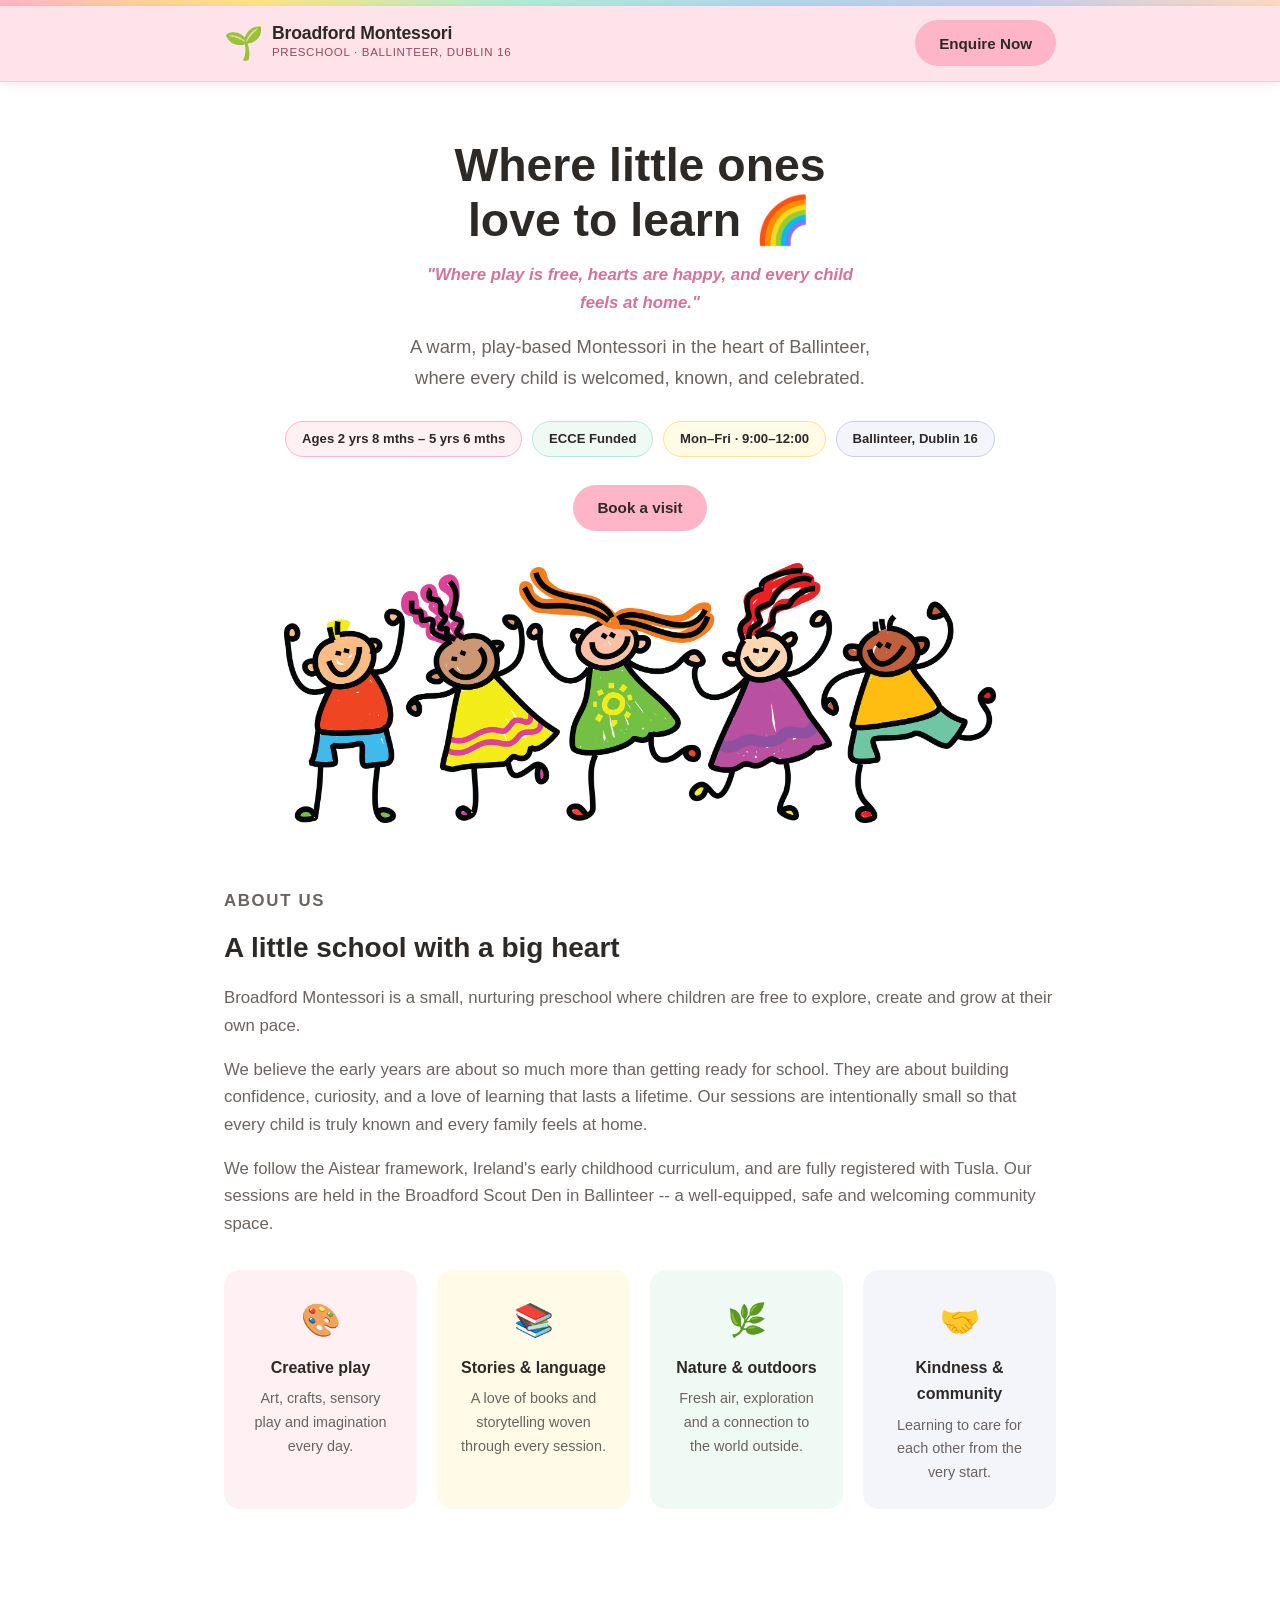
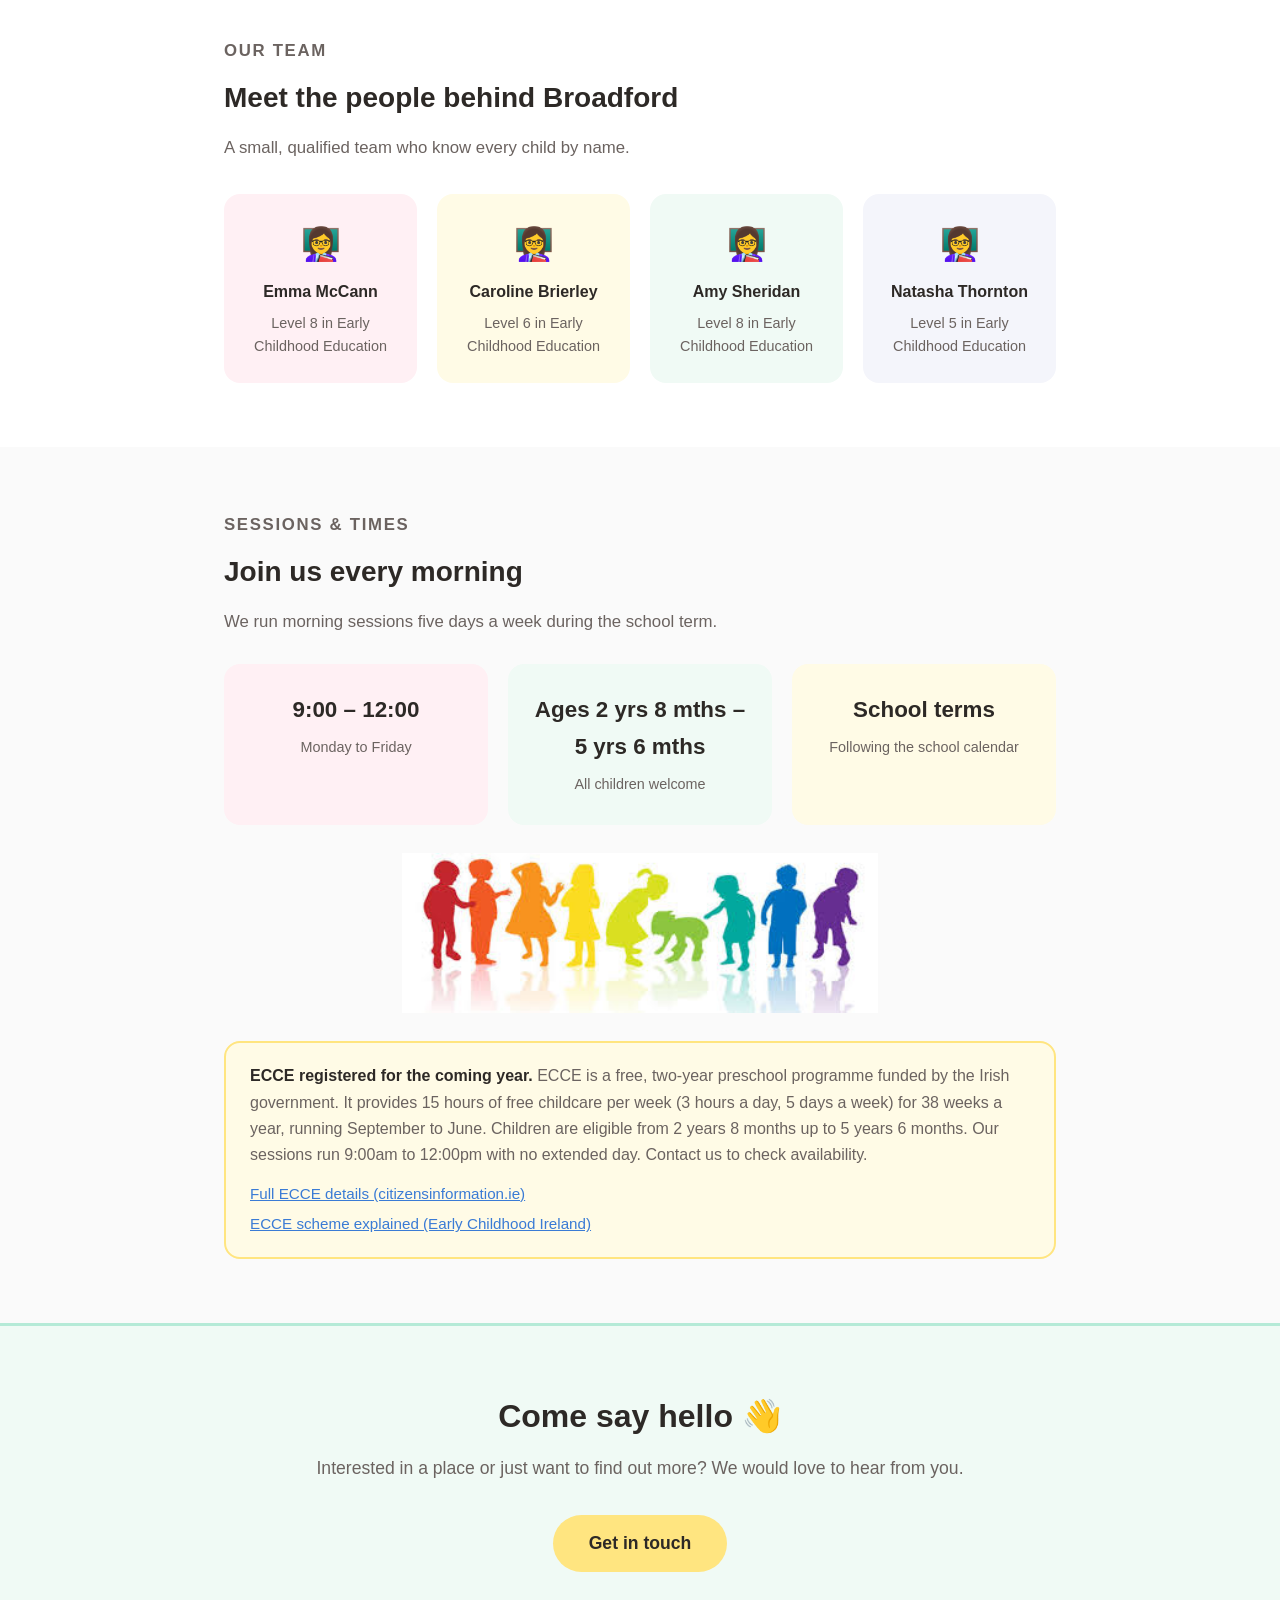
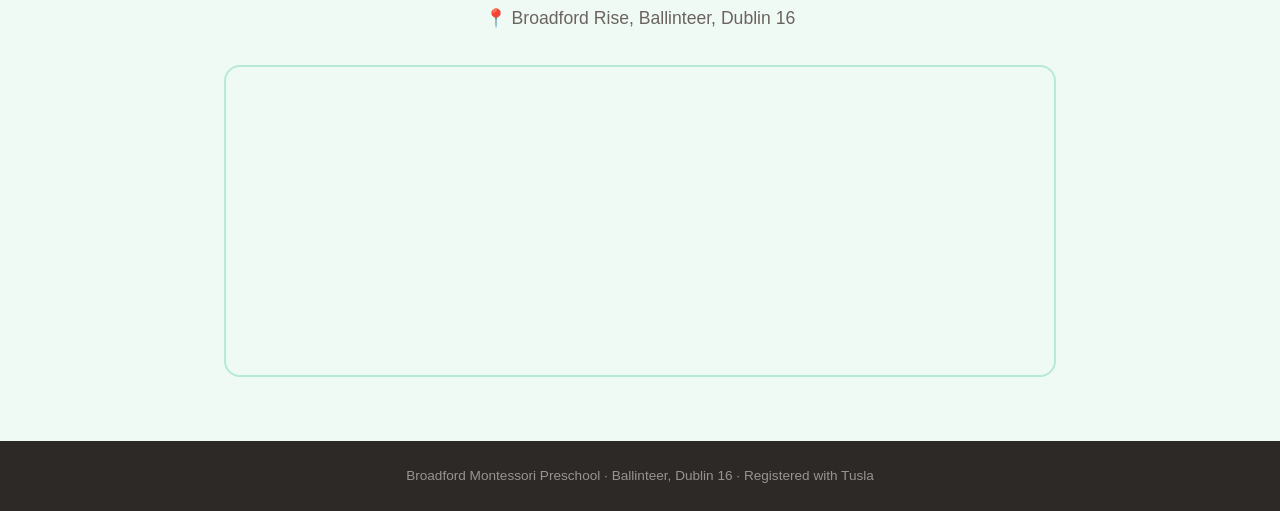
<file: index.html>
<!DOCTYPE html>
<html lang="en">
<head>
  <meta charset="UTF-8">
  <meta name="viewport" content="width=device-width, initial-scale=1.0">
  <title>Broadford Montessori Preschool | Play-Based Early Learning in Ballinteer, Dublin 16</title>
  <meta name="description" content="Broadford Montessori Preschool offers play-based early learning for children aged 2 years 8 months to 5 years 6 months in Ballinteer, Dublin 16. ECCE funded. Morning sessions 9:00am–12:00pm.">
  <link rel="stylesheet" href="styles.css">
  <meta property="og:type" content="website">
  <meta property="og:site_name" content="Broadford Montessori Preschool">
  <meta property="og:title" content="Broadford Montessori Preschool | Play-Based Early Learning in Ballinteer">
  <meta property="og:description" content="Play-based early learning for children aged 2 years 8 months to 5 years 6 months in Ballinteer, Dublin 16. ECCE funded. Morning sessions 9:00am–12:00pm.">
  <meta property="og:url" content="https://broadfordmontessori.ie">
  <meta name="twitter:card" content="summary_large_image">
</head>
<body>

  <div class="rainbow-bar"></div>

  <header class="site-header">
    <div class="container header-inner">
      <a href="#" class="logo-link" aria-label="Broadford Montessori, home">
        <span class="logo-icon" aria-hidden="true">🌱</span>
        <span class="logo-text">
          <span class="logo-title">Broadford Montessori</span>
          <span class="logo-sub">Preschool · Ballinteer, Dublin 16</span>
        </span>
      </a>
      <a href="#contact" class="btn btn-pink header-cta">Enquire Now</a>
    </div>
  </header>

  <section class="hero">
    <div class="container">
      <div class="hero-text">
        <h1>Where little ones<br>love to learn 🌈</h1>
        <p class="tagline">"Where play is free, hearts are happy, and every child feels at home."</p>
        <p>A warm, play-based Montessori in the heart of Ballinteer, where every child is welcomed, known, and celebrated.</p>
        <div class="hero-badges">
          <span class="badge badge-pink">Ages 2 yrs 8 mths – 5 yrs 6 mths</span>
          <span class="badge badge-mint">ECCE Funded</span>
          <span class="badge badge-yellow">Mon–Fri · 9:00–12:00</span>
          <span class="badge badge-lav">Ballinteer, Dublin 16</span>
        </div>
        <a href="#contact" class="btn btn-pink">Book a visit</a>
      </div>
    </div>
    <img src="assets/images/Kids_cartoon.jpg" alt="Joyful children" class="hero-image" aria-hidden="true">
  </section>

  <section class="section" id="about">
    <div class="container">
      <p class="section-label">About us</p>
      <h2 class="section-title">A little school with a big heart</h2>
      <p class="lead">Broadford Montessori is a small, nurturing preschool where children are free to explore, create and grow at their own pace.</p>
      <p>We believe the early years are about so much more than getting ready for school. They are about building confidence, curiosity, and a love of learning that lasts a lifetime. Our sessions are intentionally small so that every child is truly known and every family feels at home.</p>
      <p>We follow the Aistear framework, Ireland's early childhood curriculum, and are fully registered with Tusla. Our sessions are held in the Broadford Scout Den in Ballinteer -- a well-equipped, safe and welcoming community space.</p>

      <div class="pillars">
        <div class="pillar">
          <div class="pillar-icon">🎨</div>
          <h3>Creative play</h3>
          <p>Art, crafts, sensory play and imagination every day.</p>
        </div>
        <div class="pillar">
          <div class="pillar-icon">📚</div>
          <h3>Stories &amp; language</h3>
          <p>A love of books and storytelling woven through every session.</p>
        </div>
        <div class="pillar">
          <div class="pillar-icon">🌿</div>
          <h3>Nature &amp; outdoors</h3>
          <p>Fresh air, exploration and a connection to the world outside.</p>
        </div>
        <div class="pillar">
          <div class="pillar-icon">🤝</div>
          <h3>Kindness &amp; community</h3>
          <p>Learning to care for each other from the very start.</p>
        </div>
      </div>
    </div>
  </section>

  <section class="section" id="team">
    <div class="container">
      <p class="section-label">Our team</p>
      <h2 class="section-title">Meet the people behind Broadford</h2>
      <p class="lead">A small, qualified team who know every child by name.</p>

      <div class="pillars">
        <div class="pillar">
          <div class="pillar-icon">👩‍🏫</div>
          <h3>Emma McCann</h3>
          <p>Level 8 in Early Childhood Education</p>
        </div>
        <div class="pillar">
          <div class="pillar-icon">👩‍🏫</div>
          <h3>Caroline Brierley</h3>
          <p>Level 6 in Early Childhood Education</p>
        </div>
        <div class="pillar">
          <div class="pillar-icon">👩‍🏫</div>
          <h3>Amy Sheridan</h3>
          <p>Level 8 in Early Childhood Education</p>
        </div>
        <div class="pillar">
          <div class="pillar-icon">👩‍🏫</div>
          <h3>Natasha Thornton</h3>
          <p>Level 5 in Early Childhood Education</p>
        </div>
      </div>
    </div>
  </section>

  <section class="section" style="background:#fafafa;" id="sessions">
    <div class="container">
      <p class="section-label">Sessions &amp; times</p>
      <h2 class="section-title">Join us every morning</h2>
      <p>We run morning sessions five days a week during the school term.</p>

      <div class="sessions-row">
        <div class="session-card pink">
          <span class="time">9:00 – 12:00</span>
          <span class="label">Monday to Friday</span>
        </div>
        <div class="session-card mint">
          <span class="time">Ages 2 yrs 8 mths – 5 yrs 6 mths</span>
          <span class="label">All children welcome</span>
        </div>
        <div class="session-card yellow">
          <span class="time">School terms</span>
          <span class="label">Following the school calendar</span>
        </div>
      </div>

      <img src="assets/images/rainbow kids.jpeg" alt="Children playing" class="sessions-image" aria-hidden="true">

      <div class="ecce-box">
        <strong>ECCE registered for the coming year.</strong> ECCE is a free, two-year preschool programme funded by the Irish government. It provides 15 hours of free childcare per week (3 hours a day, 5 days a week) for 38 weeks a year, running September to June. Children are eligible from 2 years 8 months up to 5 years 6 months. Our sessions run 9:00am to 12:00pm with no extended day. Contact us to check availability.
        <div class="ecce-links">
          <a href="https://www.citizensinformation.ie/en/education/pre-school-education-and-childcare/early-childhood-care-and-education-scheme/" target="_blank" rel="noopener">Full ECCE details (citizensinformation.ie)</a>
          <a href="https://www.earlychildhoodireland.ie/childcare-search/the-ecce-scheme/" target="_blank" rel="noopener">ECCE scheme explained (Early Childhood Ireland)</a>
        </div>
      </div>
    </div>
  </section>

  <section class="contact-section" id="contact">
    <div class="container">
      <h2>Come say hello 👋</h2>
      <p>Interested in a place or just want to find out more? We would love to hear from you.</p>
      <a href="mailto:mccannemma158@gmail.com" class="btn btn-yellow" style="font-size:1.1rem;padding:0.85rem 2.25rem;">Get in touch</a>
      <p class="contact-address">📍 Broadford Rise, Ballinteer, Dublin 16</p>
      <div class="map-shell">
        <iframe src="https://www.google.com/maps/embed?pb=!1m18!1m12!1m3!1d2385.793290486956!2d-6.259234623258485!3d53.275323272268814!2m3!1f0!2f0!3f0!3m2!1i1024!2i768!4f13.1!3m3!1m2!1s0x48670bd69d5f4431%3A0xcf101df83e568f32!2s115th%20Ballinteer%20Scout%20Group!5e0!3m2!1sen!2sie!4v1776211338834!5m2!1sen!2sie" height="300" style="border:0;width:100%;" allowfullscreen="" loading="lazy" referrerpolicy="no-referrer-when-downgrade" title="Broadford Montessori location on Google Maps"></iframe>
      </div>
    </div>
  </section>

  <footer class="site-footer">
    <div class="container">
      <p>Broadford Montessori Preschool · Ballinteer, Dublin 16 · Registered with Tusla</p>
    </div>
  </footer>

</body>
</html>
</file>
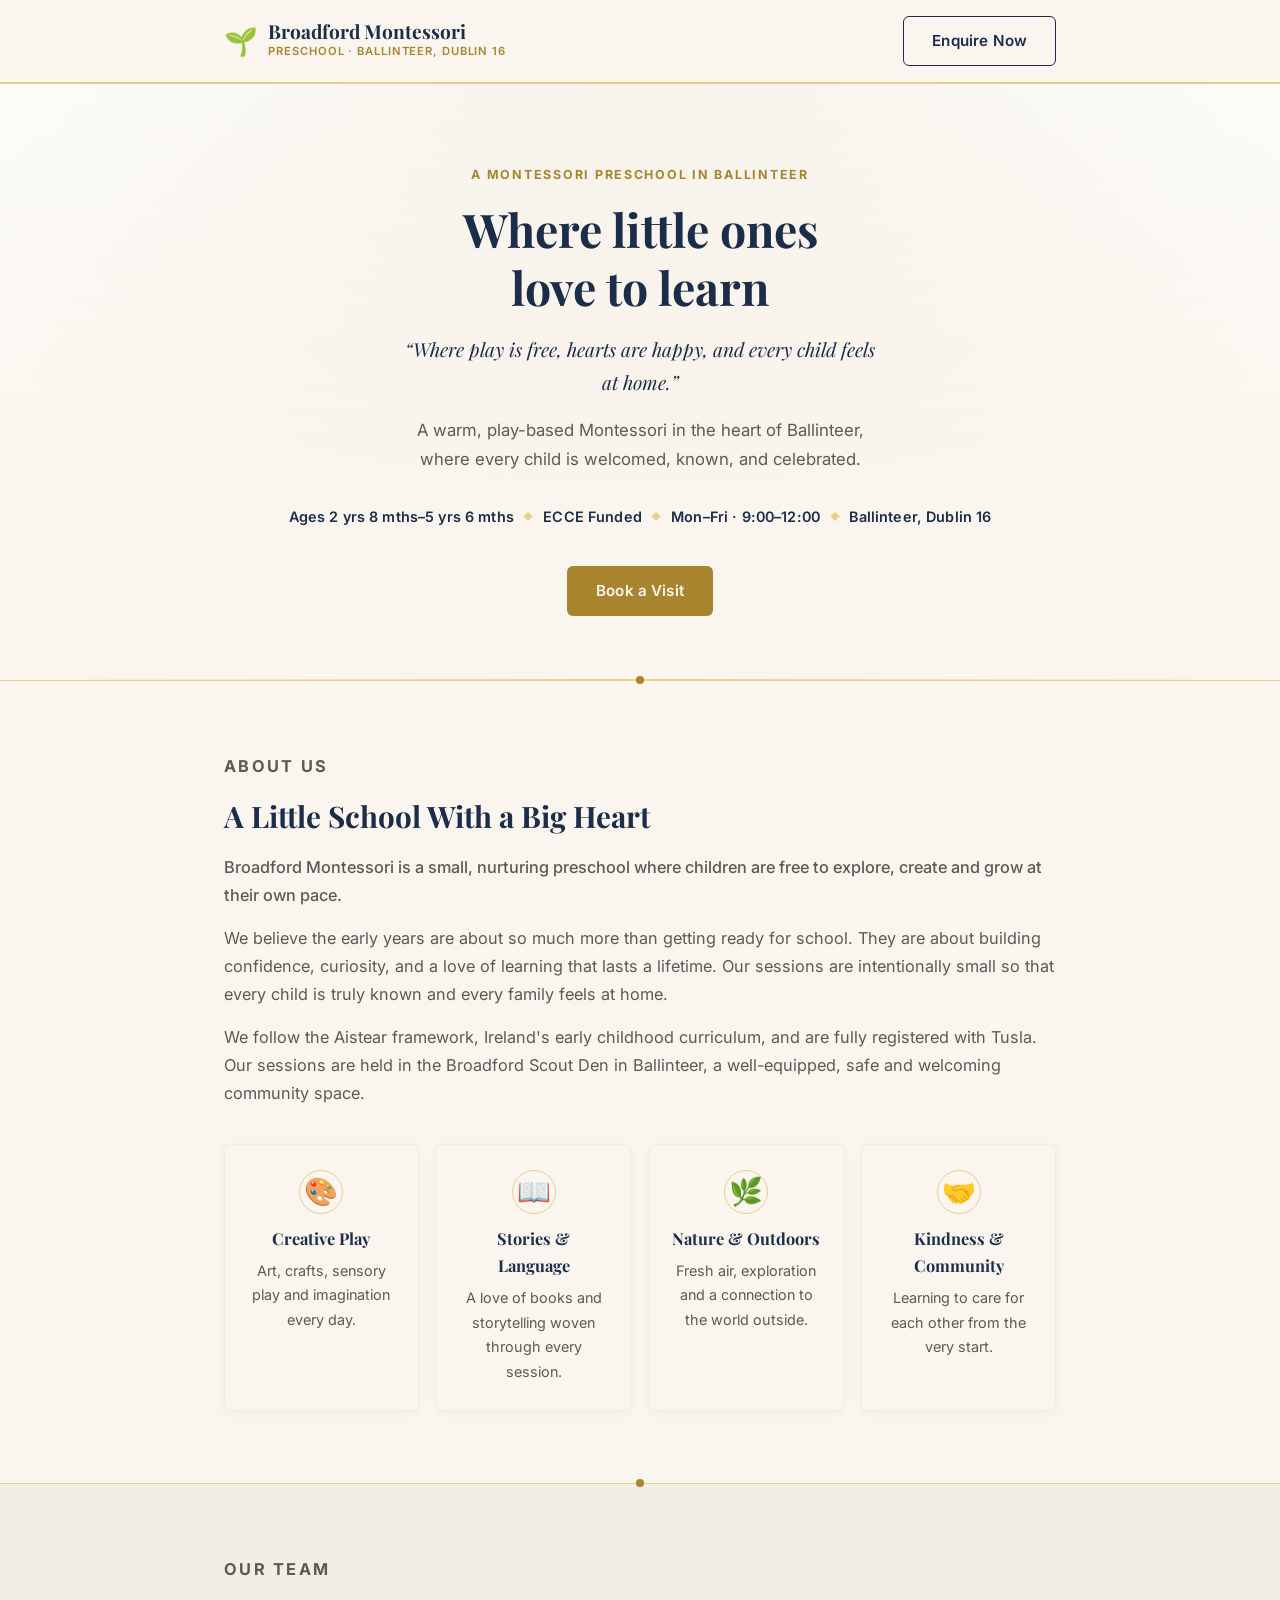
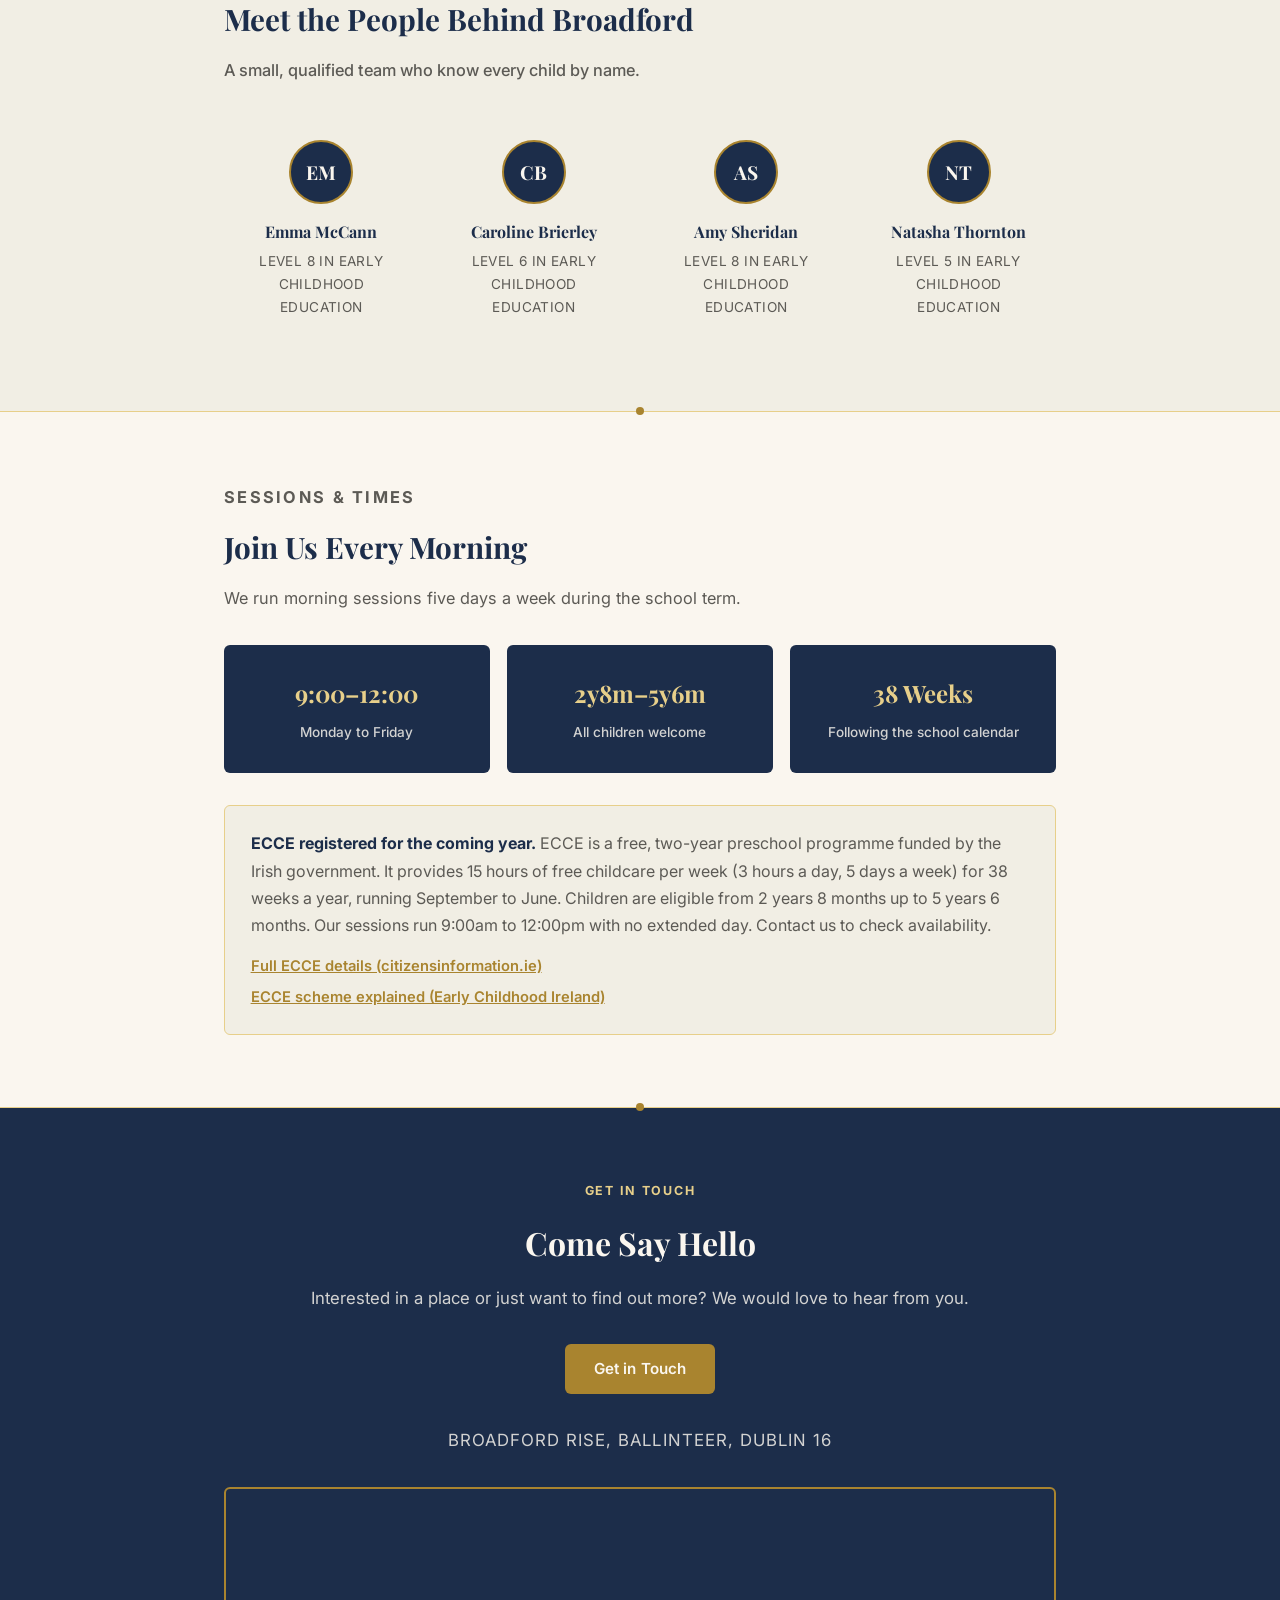
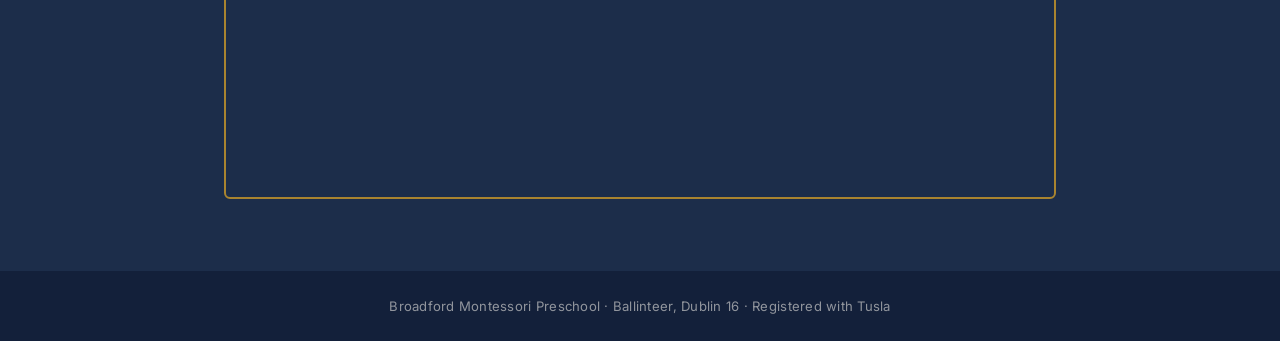
<file: classic.html>
<!DOCTYPE html>
<html lang="en">
<head>
  <meta charset="UTF-8">
  <meta name="viewport" content="width=device-width, initial-scale=1.0">
  <meta name="robots" content="noindex, nofollow">
  <title>Broadford Montessori Preschool | Ballinteer, Dublin 16</title>
  <meta name="description" content="Broadford Montessori Preschool offers play-based early learning for children aged 2 years 8 months to 5 years 6 months in Ballinteer, Dublin 16. ECCE funded. Morning sessions 9:00am–12:00pm.">
  <link rel="preconnect" href="https://fonts.googleapis.com">
  <link rel="preconnect" href="https://fonts.gstatic.com" crossorigin>
  <link href="https://fonts.googleapis.com/css2?family=Playfair+Display:wght@600;700&family=Inter:wght@400;500;600;700&display=swap" rel="stylesheet">
  <link rel="stylesheet" href="styles-classic.css">
</head>
<body>

  <header class="site-header">
    <div class="container header-inner">
      <a href="#" class="logo-link" aria-label="Broadford Montessori, home">
        <span class="logo-icon" aria-hidden="true">🌱</span>
        <span class="logo-text">
          <span class="logo-title">Broadford Montessori</span>
          <span class="logo-sub">Preschool · Ballinteer, Dublin 16</span>
        </span>
      </a>
      <a href="#contact" class="btn btn-outline header-cta">Enquire Now</a>
    </div>
  </header>

  <section class="hero">
    <div class="container">
      <p class="eyebrow">A Montessori Preschool in Ballinteer</p>
      <h1>Where little ones<br>love to learn</h1>
      <p class="tagline">&ldquo;Where play is free, hearts are happy, and every child feels at home.&rdquo;</p>
      <p class="lead-sub">A warm, play-based Montessori in the heart of Ballinteer, where every child is welcomed, known, and celebrated.</p>

      <div class="facts-row">
        <span>Ages 2 yrs 8 mths&ndash;5 yrs 6 mths</span>
        <span class="divider" aria-hidden="true">&#9670;</span>
        <span>ECCE Funded</span>
        <span class="divider" aria-hidden="true">&#9670;</span>
        <span>Mon&ndash;Fri &middot; 9:00&ndash;12:00</span>
        <span class="divider" aria-hidden="true">&#9670;</span>
        <span>Ballinteer, Dublin 16</span>
      </div>

      <a href="#contact" class="btn btn-gold">Book a Visit</a>
    </div>
  </section>

  <section class="section" id="about">
    <div class="container">
      <p class="eyebrow">About Us</p>
      <h2 class="section-title">A Little School With a Big Heart</h2>
      <p class="lead">Broadford Montessori is a small, nurturing preschool where children are free to explore, create and grow at their own pace.</p>
      <p>We believe the early years are about so much more than getting ready for school. They are about building confidence, curiosity, and a love of learning that lasts a lifetime. Our sessions are intentionally small so that every child is truly known and every family feels at home.</p>
      <p>We follow the Aistear framework, Ireland's early childhood curriculum, and are fully registered with Tusla. Our sessions are held in the Broadford Scout Den in Ballinteer, a well-equipped, safe and welcoming community space.</p>

      <div class="pillars">
        <div class="pillar">
          <div class="pillar-icon">🎨</div>
          <h3>Creative Play</h3>
          <p>Art, crafts, sensory play and imagination every day.</p>
        </div>
        <div class="pillar">
          <div class="pillar-icon">📖</div>
          <h3>Stories &amp; Language</h3>
          <p>A love of books and storytelling woven through every session.</p>
        </div>
        <div class="pillar">
          <div class="pillar-icon">🌿</div>
          <h3>Nature &amp; Outdoors</h3>
          <p>Fresh air, exploration and a connection to the world outside.</p>
        </div>
        <div class="pillar">
          <div class="pillar-icon">🤝</div>
          <h3>Kindness &amp; Community</h3>
          <p>Learning to care for each other from the very start.</p>
        </div>
      </div>
    </div>
  </section>

  <section class="section section-tint" id="team">
    <div class="container">
      <p class="eyebrow">Our Team</p>
      <h2 class="section-title">Meet the People Behind Broadford</h2>
      <p class="lead">A small, qualified team who know every child by name.</p>

      <div class="team-grid">
        <div class="team-card">
          <div class="team-avatar">EM</div>
          <h3>Emma McCann</h3>
          <p>Level 8 in Early Childhood Education</p>
        </div>
        <div class="team-card">
          <div class="team-avatar">CB</div>
          <h3>Caroline Brierley</h3>
          <p>Level 6 in Early Childhood Education</p>
        </div>
        <div class="team-card">
          <div class="team-avatar">AS</div>
          <h3>Amy Sheridan</h3>
          <p>Level 8 in Early Childhood Education</p>
        </div>
        <div class="team-card">
          <div class="team-avatar">NT</div>
          <h3>Natasha Thornton</h3>
          <p>Level 5 in Early Childhood Education</p>
        </div>
      </div>
    </div>
  </section>

  <section class="section" id="sessions">
    <div class="container">
      <p class="eyebrow">Sessions &amp; Times</p>
      <h2 class="section-title">Join Us Every Morning</h2>
      <p>We run morning sessions five days a week during the school term.</p>

      <div class="stats-row">
        <div class="stat-card">
          <span class="stat-value">9:00&ndash;12:00</span>
          <span class="stat-label">Monday to Friday</span>
        </div>
        <div class="stat-card">
          <span class="stat-value">2y8m&ndash;5y6m</span>
          <span class="stat-label">All children welcome</span>
        </div>
        <div class="stat-card">
          <span class="stat-value">38 Weeks</span>
          <span class="stat-label">Following the school calendar</span>
        </div>
      </div>

      <div class="ecce-box">
        <strong>ECCE registered for the coming year.</strong> ECCE is a free, two-year preschool programme funded by the Irish government. It provides 15 hours of free childcare per week (3 hours a day, 5 days a week) for 38 weeks a year, running September to June. Children are eligible from 2 years 8 months up to 5 years 6 months. Our sessions run 9:00am to 12:00pm with no extended day. Contact us to check availability.
        <div class="ecce-links">
          <a href="https://www.citizensinformation.ie/en/education/pre-school-education-and-childcare/early-childhood-care-and-education-scheme/" target="_blank" rel="noopener">Full ECCE details (citizensinformation.ie)</a>
          <a href="https://www.earlychildhoodireland.ie/childcare-search/the-ecce-scheme/" target="_blank" rel="noopener">ECCE scheme explained (Early Childhood Ireland)</a>
        </div>
      </div>
    </div>
  </section>

  <section class="contact-section" id="contact">
    <div class="container">
      <p class="eyebrow eyebrow-light">Get In Touch</p>
      <h2>Come Say Hello</h2>
      <p>Interested in a place or just want to find out more? We would love to hear from you.</p>
      <a href="mailto:mccannemma158@gmail.com" class="btn btn-gold">Get in Touch</a>
      <p class="contact-address">Broadford Rise, Ballinteer, Dublin 16</p>
      <div class="map-shell">
        <iframe src="https://www.google.com/maps/embed?pb=!1m18!1m12!1m3!1d2385.793290486956!2d-6.259234623258485!3d53.275323272268814!2m3!1f0!2f0!3f0!3m2!1i1024!2i768!4f13.1!3m3!1m2!1s0x48670bd69d5f4431%3A0xcf101df83e568f32!2s115th%20Ballinteer%20Scout%20Group!5e0!3m2!1sen!2sie!4v1776211338834!5m2!1sen!2sie" height="300" style="border:0;width:100%;" allowfullscreen="" loading="lazy" referrerpolicy="no-referrer-when-downgrade" title="Broadford Montessori location on Google Maps"></iframe>
      </div>
    </div>
  </section>

  <footer class="site-footer">
    <div class="container">
      <p>Broadford Montessori Preschool &middot; Ballinteer, Dublin 16 &middot; Registered with Tusla</p>
    </div>
  </footer>

</body>
</html>
</file>
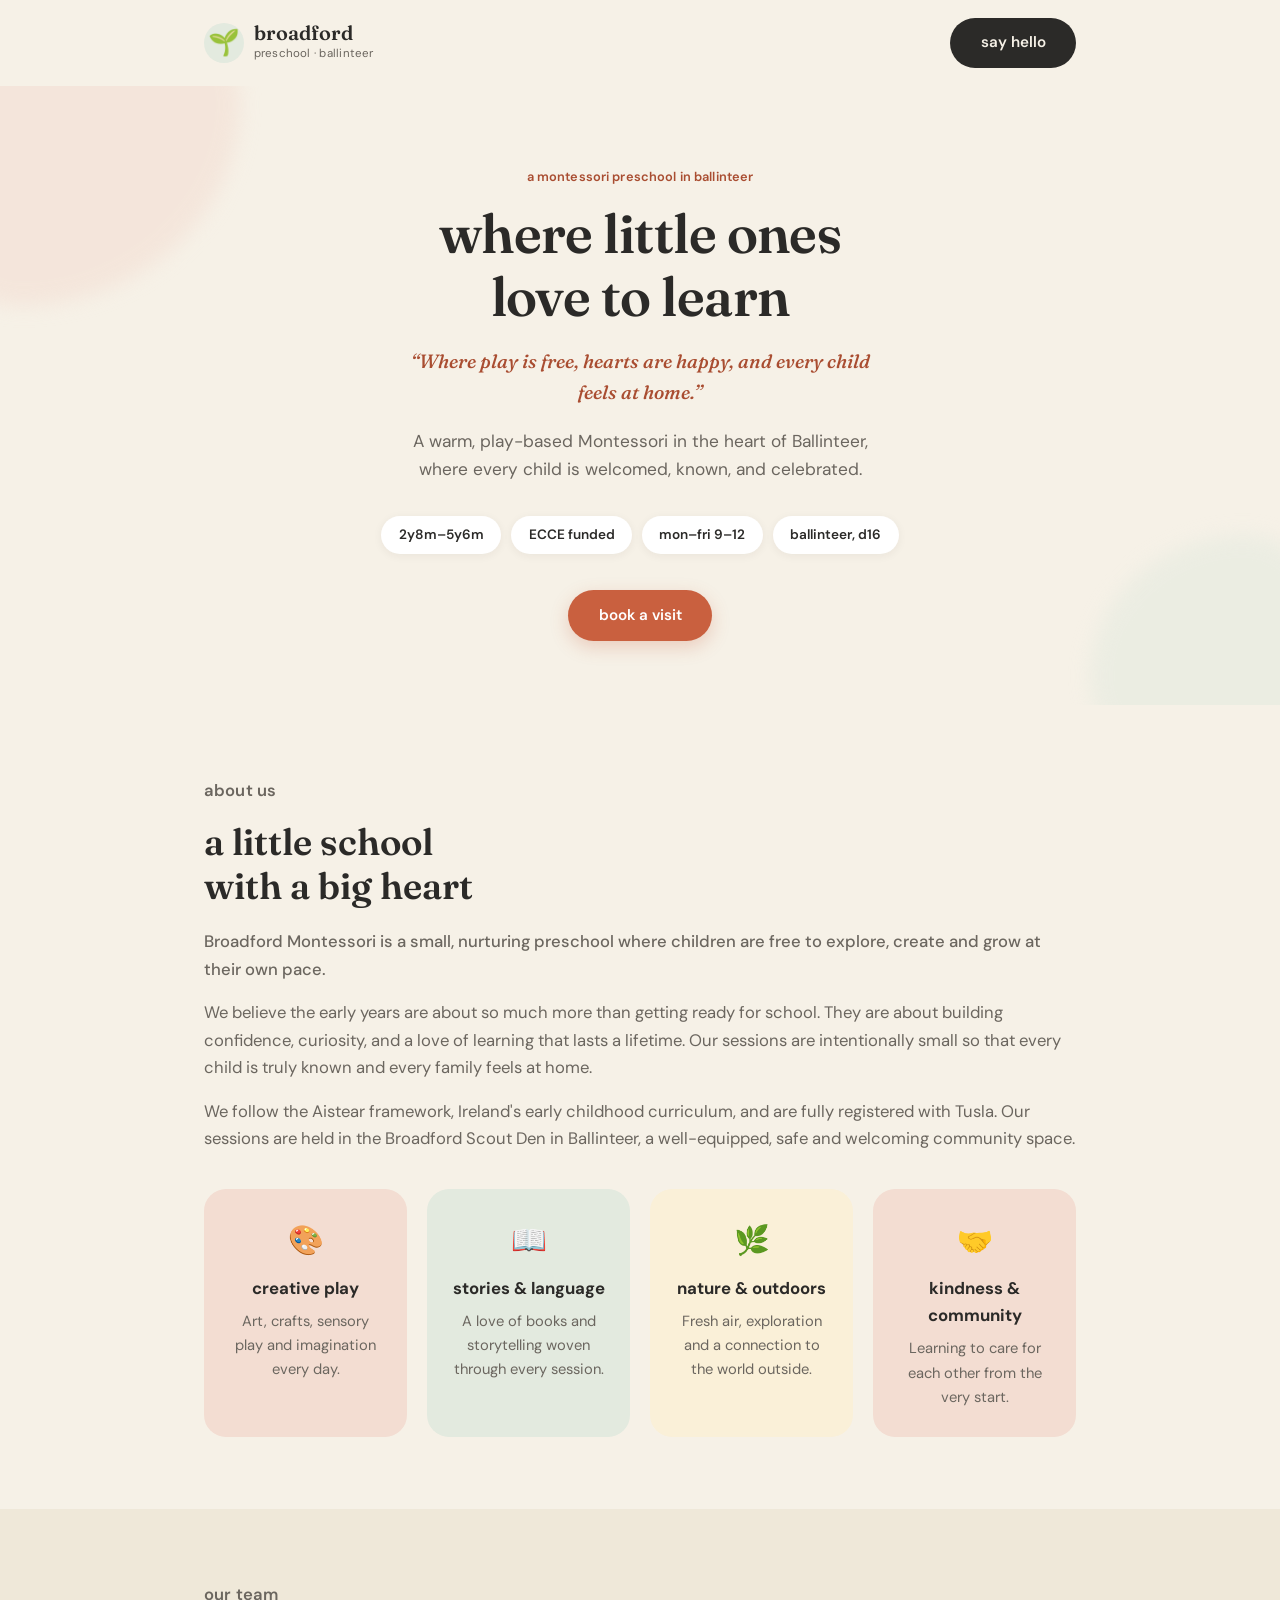
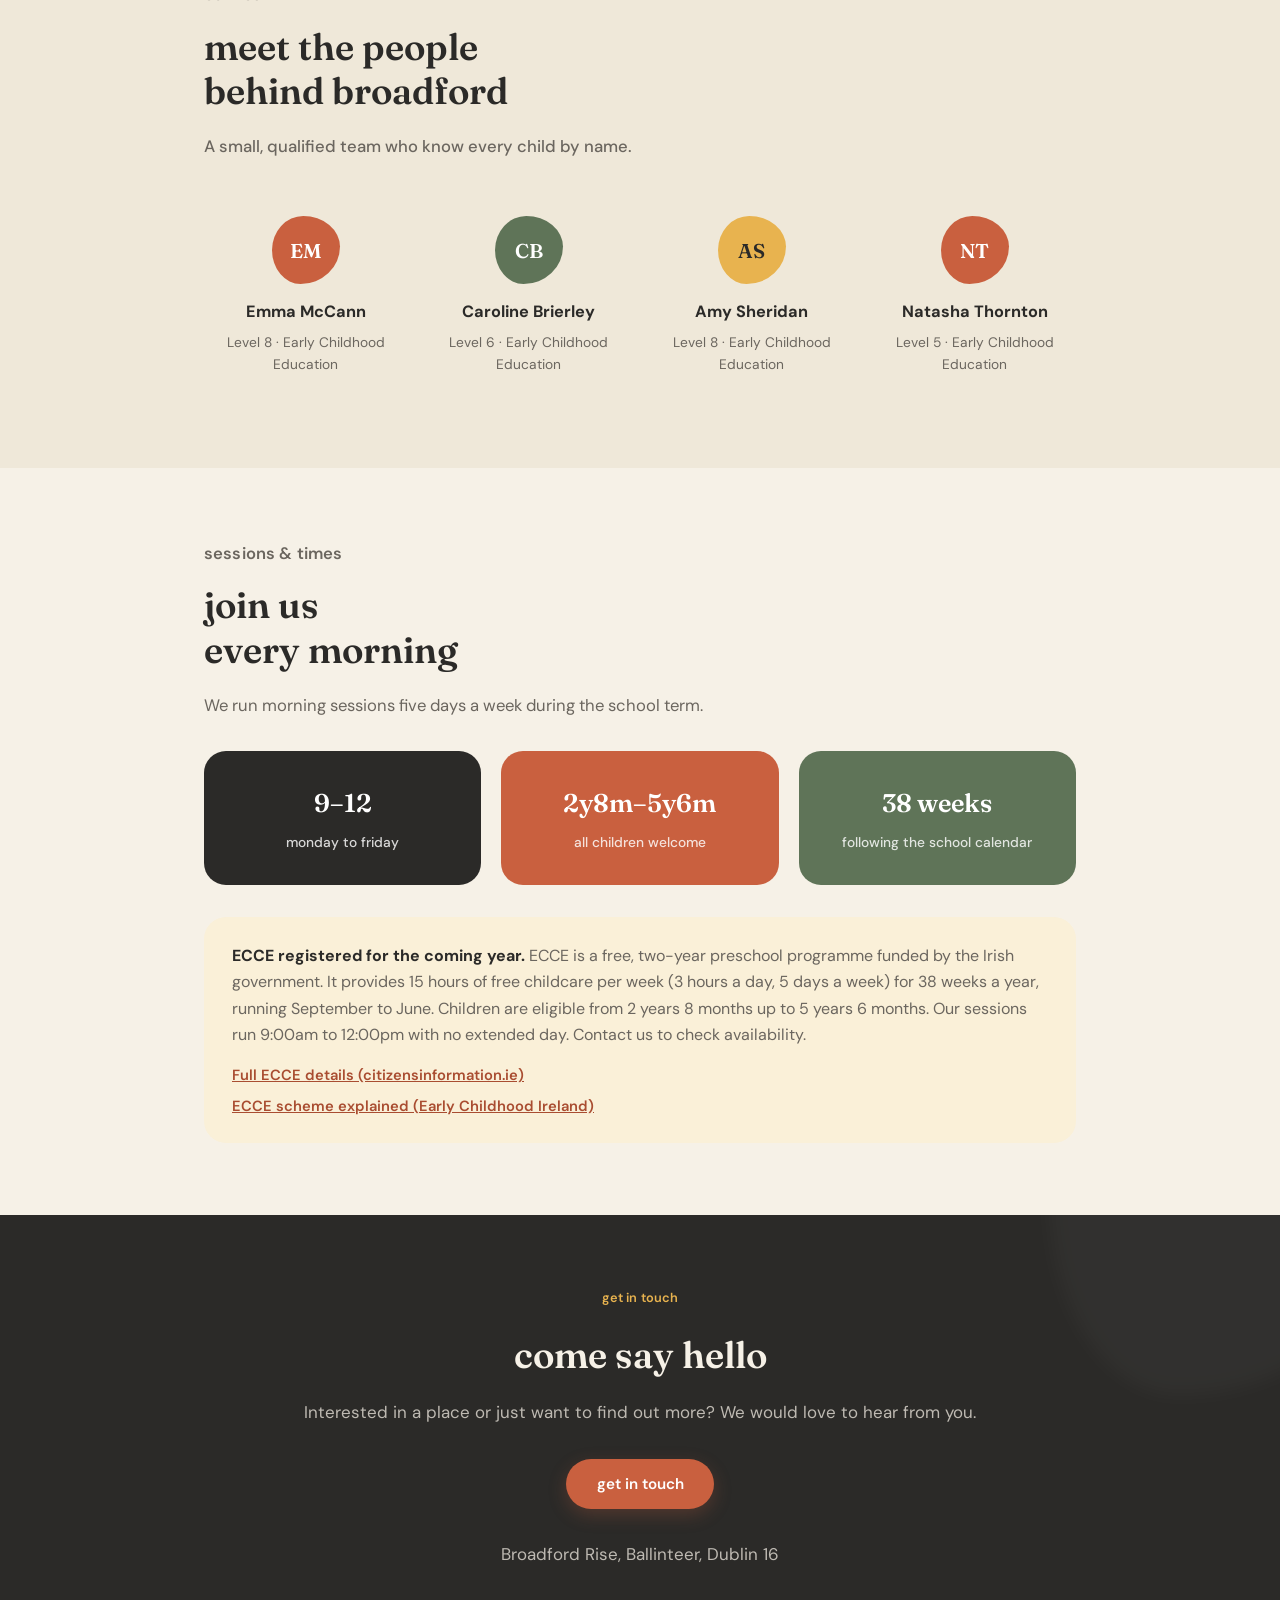
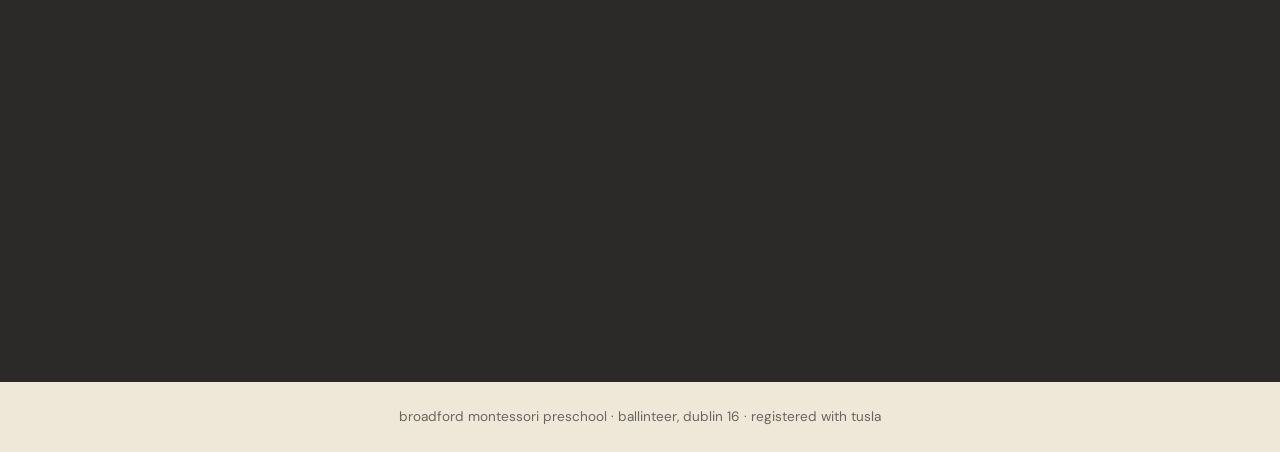
<file: modern.html>
<!DOCTYPE html>
<html lang="en">
<head>
  <meta charset="UTF-8">
  <meta name="viewport" content="width=device-width, initial-scale=1.0">
  <meta name="robots" content="noindex, nofollow">
  <title>Broadford Montessori Preschool | Ballinteer, Dublin 16</title>
  <meta name="description" content="Broadford Montessori Preschool offers play-based early learning for children aged 2 years 8 months to 5 years 6 months in Ballinteer, Dublin 16. ECCE funded. Morning sessions 9:00am–12:00pm.">
  <link rel="preconnect" href="https://fonts.googleapis.com">
  <link rel="preconnect" href="https://fonts.gstatic.com" crossorigin>
  <link href="https://fonts.googleapis.com/css2?family=Fraunces:ital,opsz,wght@0,9..144,500;0,9..144,600;1,9..144,500&family=DM+Sans:wght@400;500;600;700&display=swap" rel="stylesheet">
  <link rel="stylesheet" href="styles-modern.css">
</head>
<body>

  <header class="site-header">
    <div class="container header-inner">
      <a href="#" class="logo-link" aria-label="Broadford Montessori, home">
        <span class="logo-icon" aria-hidden="true">🌱</span>
        <span class="logo-text">
          <span class="logo-title">broadford</span>
          <span class="logo-sub">preschool · ballinteer</span>
        </span>
      </a>
      <a href="#contact" class="btn btn-ink header-cta">say hello</a>
    </div>
  </header>

  <section class="hero">
    <div class="blob blob-1" aria-hidden="true"></div>
    <div class="blob blob-2" aria-hidden="true"></div>
    <div class="container hero-inner">
      <p class="eyebrow">a montessori preschool in ballinteer</p>
      <h1>where little ones<br>love to learn</h1>
      <p class="tagline">&ldquo;Where play is free, hearts are happy, and every child feels at home.&rdquo;</p>
      <p class="lead-sub">A warm, play-based Montessori in the heart of Ballinteer, where every child is welcomed, known, and celebrated.</p>

      <div class="facts-row">
        <span class="fact-chip">2y8m&ndash;5y6m</span>
        <span class="fact-chip">ECCE funded</span>
        <span class="fact-chip">mon&ndash;fri 9&ndash;12</span>
        <span class="fact-chip">ballinteer, d16</span>
      </div>

      <a href="#contact" class="btn btn-terracotta">book a visit</a>
    </div>
  </section>

  <section class="section" id="about">
    <div class="container">
      <p class="eyebrow">about us</p>
      <h2 class="section-title">a little school<br>with a big heart</h2>
      <p class="lead">Broadford Montessori is a small, nurturing preschool where children are free to explore, create and grow at their own pace.</p>
      <p>We believe the early years are about so much more than getting ready for school. They are about building confidence, curiosity, and a love of learning that lasts a lifetime. Our sessions are intentionally small so that every child is truly known and every family feels at home.</p>
      <p>We follow the Aistear framework, Ireland's early childhood curriculum, and are fully registered with Tusla. Our sessions are held in the Broadford Scout Den in Ballinteer, a well-equipped, safe and welcoming community space.</p>

      <div class="pillars">
        <div class="pillar pillar-clay">
          <div class="pillar-icon">🎨</div>
          <h3>creative play</h3>
          <p>Art, crafts, sensory play and imagination every day.</p>
        </div>
        <div class="pillar pillar-sage">
          <div class="pillar-icon">📖</div>
          <h3>stories &amp; language</h3>
          <p>A love of books and storytelling woven through every session.</p>
        </div>
        <div class="pillar pillar-butter">
          <div class="pillar-icon">🌿</div>
          <h3>nature &amp; outdoors</h3>
          <p>Fresh air, exploration and a connection to the world outside.</p>
        </div>
        <div class="pillar pillar-clay">
          <div class="pillar-icon">🤝</div>
          <h3>kindness &amp; community</h3>
          <p>Learning to care for each other from the very start.</p>
        </div>
      </div>
    </div>
  </section>

  <section class="section section-tint" id="team">
    <div class="container">
      <p class="eyebrow">our team</p>
      <h2 class="section-title">meet the people<br>behind broadford</h2>
      <p class="lead">A small, qualified team who know every child by name.</p>

      <div class="team-grid">
        <div class="team-card">
          <div class="team-avatar avatar-clay">EM</div>
          <h3>Emma McCann</h3>
          <p>Level 8 · Early Childhood Education</p>
        </div>
        <div class="team-card">
          <div class="team-avatar avatar-sage">CB</div>
          <h3>Caroline Brierley</h3>
          <p>Level 6 · Early Childhood Education</p>
        </div>
        <div class="team-card">
          <div class="team-avatar avatar-butter">AS</div>
          <h3>Amy Sheridan</h3>
          <p>Level 8 · Early Childhood Education</p>
        </div>
        <div class="team-card">
          <div class="team-avatar avatar-clay">NT</div>
          <h3>Natasha Thornton</h3>
          <p>Level 5 · Early Childhood Education</p>
        </div>
      </div>
    </div>
  </section>

  <section class="section" id="sessions">
    <div class="container">
      <p class="eyebrow">sessions &amp; times</p>
      <h2 class="section-title">join us<br>every morning</h2>
      <p>We run morning sessions five days a week during the school term.</p>

      <div class="stats-row">
        <div class="stat-card stat-ink">
          <span class="stat-value">9&ndash;12</span>
          <span class="stat-label">monday to friday</span>
        </div>
        <div class="stat-card stat-terracotta">
          <span class="stat-value">2y8m&ndash;5y6m</span>
          <span class="stat-label">all children welcome</span>
        </div>
        <div class="stat-card stat-sage">
          <span class="stat-value">38 weeks</span>
          <span class="stat-label">following the school calendar</span>
        </div>
      </div>

      <div class="ecce-box">
        <strong>ECCE registered for the coming year.</strong> ECCE is a free, two-year preschool programme funded by the Irish government. It provides 15 hours of free childcare per week (3 hours a day, 5 days a week) for 38 weeks a year, running September to June. Children are eligible from 2 years 8 months up to 5 years 6 months. Our sessions run 9:00am to 12:00pm with no extended day. Contact us to check availability.
        <div class="ecce-links">
          <a href="https://www.citizensinformation.ie/en/education/pre-school-education-and-childcare/early-childhood-care-and-education-scheme/" target="_blank" rel="noopener">Full ECCE details (citizensinformation.ie)</a>
          <a href="https://www.earlychildhoodireland.ie/childcare-search/the-ecce-scheme/" target="_blank" rel="noopener">ECCE scheme explained (Early Childhood Ireland)</a>
        </div>
      </div>
    </div>
  </section>

  <section class="contact-section" id="contact">
    <div class="blob blob-3" aria-hidden="true"></div>
    <div class="container">
      <p class="eyebrow eyebrow-light">get in touch</p>
      <h2>come say hello</h2>
      <p>Interested in a place or just want to find out more? We would love to hear from you.</p>
      <a href="mailto:mccannemma158@gmail.com" class="btn btn-terracotta">get in touch</a>
      <p class="contact-address">Broadford Rise, Ballinteer, Dublin 16</p>
      <div class="map-shell">
        <iframe src="https://www.google.com/maps/embed?pb=!1m18!1m12!1m3!1d2385.793290486956!2d-6.259234623258485!3d53.275323272268814!2m3!1f0!2f0!3f0!3m2!1i1024!2i768!4f13.1!3m3!1m2!1s0x48670bd69d5f4431%3A0xcf101df83e568f32!2s115th%20Ballinteer%20Scout%20Group!5e0!3m2!1sen!2sie!4v1776211338834!5m2!1sen!2sie" height="300" style="border:0;width:100%;" allowfullscreen="" loading="lazy" referrerpolicy="no-referrer-when-downgrade" title="Broadford Montessori location on Google Maps"></iframe>
      </div>
    </div>
  </section>

  <footer class="site-footer">
    <div class="container">
      <p>broadford montessori preschool &middot; ballinteer, dublin 16 &middot; registered with tusla</p>
    </div>
  </footer>

</body>
</html>
</file>
<file: styles.css>
/* ===========================
   Broadford Montessori – Styles
   =========================== */

:root {
  --pink:     #ffb5c8;
  --pink-bg:  #fff0f4;
  --yellow:   #ffe580;
  --yellow-bg:#fffbe6;
  --mint:     #b5ead7;
  --mint-bg:  #f0faf5;
  --lavender: #c7ceea;
  --lav-bg:   #f4f5fb;
  --peach:    #ffdac1;
  --peach-bg: #fff6f0;
  --sky:      #b5d5ea;
  --sky-bg:   #f0f7fc;
  --white:    #ffffff;
  --text:     #2d2926;
  --text-mid: #6b6360;
  --radius:   16px;
}

*, *::before, *::after { box-sizing: border-box; margin: 0; padding: 0; }
html { scroll-behavior: smooth; }

body {
  font-family: -apple-system, BlinkMacSystemFont, "Segoe UI", Roboto, sans-serif;
  background: var(--white);
  color: var(--text);
  line-height: 1.65;
}

.container {
  max-width: 880px;
  margin: 0 auto;
  padding: 0 1.5rem;
}

/* ── Rainbow top bar ── */
.rainbow-bar {
  height: 6px;
  background: linear-gradient(to right, #ffb5c8, #ffe580, #b5ead7, #b5d5ea, #c7ceea, #ffdac1);
}

/* ── Header ── */
.site-header {
  background: #ffe3ea;
  border-bottom: 1px solid #ffc7d6;
  padding: 0.9rem 0;
  position: sticky;
  top: 0;
  z-index: 100;
  box-shadow: 0 2px 10px rgba(0,0,0,0.08);
}

.site-header .logo-sub {
  color: #99475c;
}

.header-inner {
  display: flex;
  align-items: center;
  justify-content: space-between;
}

.logo-link {
  text-decoration: none;
  display: flex;
  align-items: center;
  gap: 0.5rem;
}

.logo-icon { font-size: 2rem; line-height: 1; }

.logo-text { display: flex; flex-direction: column; }
.logo-title {
  font-size: 1.1rem;
  font-weight: 800;
  color: var(--text);
  line-height: 1.1;
  letter-spacing: -0.01em;
}
.logo-sub {
  font-size: 0.72rem;
  color: var(--text-mid);
  text-transform: uppercase;
  letter-spacing: 0.06em;
}

.btn {
  display: inline-block;
  padding: 0.65rem 1.5rem;
  border-radius: 30px;
  font-weight: 700;
  text-decoration: none;
  font-size: 0.95rem;
  cursor: pointer;
  border: none;
  transition: transform 0.1s, box-shadow 0.1s;
}

.btn:hover { transform: translateY(-1px); box-shadow: 0 4px 14px rgba(0,0,0,0.12); }

.btn-pink    { background: var(--pink);    color: var(--text); }
.btn-yellow  { background: var(--yellow);  color: var(--text); }
.btn-mint    { background: var(--mint);    color: var(--text); }

/* ── Hero ── */
.hero {
  background: var(--white);
  padding: 3.5rem 0 0;
  text-align: center;
  overflow: hidden;
}

.hero-text { padding-bottom: 2rem; }

.hero h1 {
  font-size: clamp(2rem, 5vw, 2.9rem);
  font-weight: 800;
  color: var(--text);
  margin-bottom: 0.75rem;
  line-height: 1.2;
}

.hero p {
  font-size: 1.15rem;
  color: var(--text-mid);
  max-width: 500px;
  margin: 0 auto 1.75rem;
}

.hero .tagline {
  font-size: 1.05rem;
  font-style: italic;
  font-weight: 600;
  color: #d4729c;
  max-width: 460px;
  margin: 0 auto 1rem;
}

.hero-badges {
  display: flex;
  gap: 0.6rem;
  justify-content: center;
  flex-wrap: wrap;
  margin-bottom: 1.75rem;
}

.badge {
  padding: 0.38rem 1rem;
  border-radius: 20px;
  font-size: 0.82rem;
  font-weight: 600;
  color: var(--text);
}

.badge-pink    { background: var(--pink-bg);   border: 1.5px solid var(--pink); }
.badge-yellow  { background: var(--yellow-bg); border: 1.5px solid var(--yellow); }
.badge-mint    { background: var(--mint-bg);   border: 1.5px solid var(--mint); }
.badge-lav     { background: var(--lav-bg);    border: 1.5px solid var(--lavender); }

.hero-image {
  width: 100%;
  max-height: 260px;
  object-fit: contain;
  object-position: bottom;
  display: block;
}

/* ── Sections ── */
.section { padding: 4rem 0; }

.section-label {
  font-size: 0.78rem;
  font-weight: 700;
  text-transform: uppercase;
  letter-spacing: 0.1em;
  color: var(--text-mid);
  margin-bottom: 0.5rem;
}

.section-title {
  font-size: 1.75rem;
  font-weight: 800;
  color: var(--text);
  margin-bottom: 1.25rem;
  line-height: 1.2;
}

.section p {
  color: var(--text-mid);
  margin-bottom: 1rem;
  font-size: 1.05rem;
}

.section p:last-of-type { margin-bottom: 0; }
.lead { font-size: 1.1rem; color: var(--text); font-weight: 500; margin-bottom: 1rem; }

/* ── Pillars ── */
.pillars {
  display: grid;
  grid-template-columns: repeat(auto-fit, minmax(190px, 1fr));
  gap: 1.25rem;
  margin-top: 2rem;
}

.pillar {
  border-radius: var(--radius);
  padding: 1.5rem;
  text-align: center;
}

.pillar:nth-child(1) { background: var(--pink-bg); }
.pillar:nth-child(2) { background: var(--yellow-bg); }
.pillar:nth-child(3) { background: var(--mint-bg); }
.pillar:nth-child(4) { background: var(--lav-bg); }

.pillar-icon { font-size: 2rem; margin-bottom: 0.5rem; }
.pillar h3   { font-size: 1rem; font-weight: 700; margin-bottom: 0.4rem; color: var(--text); }
.pillar p    { font-size: 0.9rem; color: var(--text-mid); margin: 0; }

/* ── Sessions ── */
.sessions-row {
  display: grid;
  grid-template-columns: repeat(auto-fit, minmax(200px, 1fr));
  gap: 1.25rem;
  margin: 1.75rem 0;
}

.session-card {
  border-radius: var(--radius);
  padding: 1.75rem 1.5rem;
  text-align: center;
}

.session-card.pink    { background: var(--pink-bg); }
.session-card.mint    { background: var(--mint-bg); }
.session-card.yellow  { background: var(--yellow-bg); }

.session-card .time {
  font-size: 1.4rem;
  font-weight: 800;
  color: var(--text);
  display: block;
  margin-bottom: 0.3rem;
}

.session-card .label {
  font-size: 0.9rem;
  color: var(--text-mid);
  font-weight: 500;
}

.sessions-image {
  width: 100%;
  max-height: 160px;
  object-fit: contain;
  display: block;
  margin: 1.5rem auto 0;
}

.ecce-box {
  background: var(--yellow-bg);
  border: 2px solid var(--yellow);
  border-radius: var(--radius);
  padding: 1.25rem 1.5rem;
  margin-top: 1.75rem;
  font-size: 1rem;
  color: var(--text-mid);
}

.ecce-box strong { color: var(--text); }

.ecce-links {
  margin-top: 0.75rem;
  display: flex;
  flex-direction: column;
  gap: 0.35rem;
  font-size: 0.95rem;
}

.ecce-links a { color: #3a7bd5; }
.ecce-links a:hover { text-decoration: underline; }

/* ── Contact ── */
.contact-section {
  background: var(--mint-bg);
  padding: 4rem 0;
  text-align: center;
  border-top: 3px solid var(--mint);
}

.contact-section h2 {
  font-size: 2rem;
  font-weight: 800;
  margin-bottom: 0.75rem;
  color: var(--text);
}

.contact-section > .container > p {
  color: var(--text-mid);
  margin-bottom: 2rem;
  font-size: 1.1rem;
}

.contact-address {
  margin-top: 2rem;
  font-size: 0.95rem;
  color: var(--text-mid);
}

.map-shell {
  margin-top: 2rem;
  border-radius: var(--radius);
  overflow: hidden;
  border: 2px solid var(--mint);
}

/* ── Footer ── */
.site-footer {
  background: var(--text);
  color: rgba(255,255,255,0.5);
  text-align: center;
  padding: 1.5rem 0;
  font-size: 0.85rem;
}

/* ── Mobile ── */
@media (max-width: 600px) {
  .header-cta { display: none; }
  .hero { padding: 2.5rem 0 0; }
  .hero-image { max-height: 200px; }
}
</file>
<file: styles-classic.css>
/* ===========================
   Broadford Montessori – "Classic" alternate style
   =========================== */

:root {
  --navy:       #1c2d4a;
  --navy-deep:  #13203a;
  --cream:      #faf6ef;
  --cream-alt:  #f1eee4;
  --gold:       #a9842f;
  --gold-light: #e7cf8a;
  --sage:       #5b7a63;
  --text:       #2a2a28;
  --text-mid:   #5c5a55;
  --text-light: rgba(250,246,239,0.82);
  --radius:     6px;
}

*, *::before, *::after { box-sizing: border-box; margin: 0; padding: 0; }
html { scroll-behavior: smooth; }

body {
  font-family: 'Inter', -apple-system, BlinkMacSystemFont, "Segoe UI", Roboto, sans-serif;
  background: var(--cream);
  color: var(--text);
  line-height: 1.7;
}

h1, h2, h3, .logo-title {
  font-family: 'Playfair Display', Georgia, serif;
}

.container {
  max-width: 880px;
  margin: 0 auto;
  padding: 0 1.5rem;
}

/* ── Header ── */
.site-header {
  background: var(--cream);
  border-bottom: 2px solid var(--gold-light);
  padding: 1rem 0;
  position: sticky;
  top: 0;
  z-index: 100;
}

.header-inner {
  display: flex;
  align-items: center;
  justify-content: space-between;
}

.logo-link {
  text-decoration: none;
  display: flex;
  align-items: center;
  gap: 0.65rem;
}

.logo-icon { font-size: 1.7rem; line-height: 1; }

.logo-text { display: flex; flex-direction: column; }
.logo-title {
  font-size: 1.2rem;
  font-weight: 700;
  color: var(--navy);
  line-height: 1.1;
}
.logo-sub {
  font-size: 0.7rem;
  color: var(--gold);
  text-transform: uppercase;
  letter-spacing: 0.08em;
  font-weight: 600;
}

.btn {
  display: inline-block;
  padding: 0.7rem 1.75rem;
  border-radius: var(--radius);
  font-weight: 600;
  text-decoration: none;
  font-size: 0.95rem;
  cursor: pointer;
  border: 1.5px solid transparent;
  transition: transform 0.12s, box-shadow 0.12s, background 0.12s;
  letter-spacing: 0.01em;
}

.btn:hover { transform: translateY(-1px); }

.btn-gold {
  background: var(--gold);
  color: var(--cream);
}
.btn-gold:hover { background: #967730; box-shadow: 0 6px 16px rgba(169,132,47,0.3); }

.btn-outline {
  background: transparent;
  border-color: var(--navy);
  color: var(--navy);
}
.btn-outline:hover { background: var(--navy); color: var(--cream); }

/* ── Hero ── */
.hero {
  background:
    radial-gradient(ellipse 900px 500px at 50% -10%, rgba(169,132,47,0.1), transparent),
    linear-gradient(180deg, #ffffff 0%, var(--cream) 60%);
  padding: 5rem 0 4rem;
  text-align: center;
  position: relative;
}

.hero::after {
  content: "";
  position: absolute;
  left: 0;
  right: 0;
  bottom: 0;
  height: 1px;
  background: linear-gradient(90deg, transparent, var(--gold-light) 50%, transparent);
}

.eyebrow {
  font-size: 0.78rem;
  font-weight: 700;
  text-transform: uppercase;
  letter-spacing: 0.14em;
  color: var(--gold);
  margin-bottom: 0.9rem;
}

.eyebrow-light { color: var(--gold-light); }

.hero h1 {
  font-size: clamp(2rem, 5vw, 2.9rem);
  font-weight: 700;
  color: var(--navy);
  margin-bottom: 1.1rem;
  line-height: 1.25;
}

.hero .tagline {
  font-family: 'Playfair Display', Georgia, serif;
  font-style: italic;
  font-size: 1.2rem;
  color: var(--navy);
  max-width: 480px;
  margin: 0 auto 1.1rem;
}

.hero .lead-sub {
  font-size: 1.05rem;
  color: var(--text-mid);
  max-width: 480px;
  margin: 0 auto 2rem;
}

.facts-row {
  display: flex;
  flex-wrap: wrap;
  align-items: center;
  justify-content: center;
  gap: 0.6rem;
  font-size: 0.9rem;
  font-weight: 600;
  color: var(--navy);
  margin-bottom: 2.25rem;
  letter-spacing: 0.01em;
}

.facts-row .divider {
  color: var(--gold-light);
  font-size: 0.6rem;
}

/* ── Sections ── */
.section {
  padding: 4.5rem 0;
  border-top: 1px solid var(--gold-light);
  position: relative;
}

.section::before {
  content: "";
  position: absolute;
  top: -5px;
  left: 50%;
  transform: translateX(-50%);
  width: 8px;
  height: 8px;
  background: var(--gold);
  border-radius: 50%;
}

.section-tint { background: var(--cream-alt); }

.section-title {
  font-size: 1.85rem;
  font-weight: 700;
  color: var(--navy);
  margin-bottom: 1.25rem;
  line-height: 1.25;
}

.section p {
  color: var(--text-mid);
  margin-bottom: 1rem;
  font-size: 1.02rem;
}

.section p:last-of-type { margin-bottom: 0; }
.lead { font-size: 1.08rem; color: var(--text); font-weight: 500; margin-bottom: 1rem; }

/* ── Pillars ── */
.pillars {
  display: grid;
  grid-template-columns: repeat(auto-fit, minmax(190px, 1fr));
  gap: 1.1rem;
  margin-top: 2.25rem;
}

.pillar {
  border: 1.5px solid var(--cream-alt);
  background: var(--cream);
  border-radius: var(--radius);
  padding: 1.6rem 1.4rem;
  text-align: center;
  box-shadow: 0 2px 10px rgba(28,45,74,0.05);
}

.pillar-icon {
  font-size: 1.7rem;
  margin-bottom: 0.65rem;
  display: inline-flex;
  align-items: center;
  justify-content: center;
  width: 2.75rem;
  height: 2.75rem;
  border: 1.5px solid var(--gold-light);
  border-radius: 50%;
}
.pillar h3   { font-size: 1.02rem; font-weight: 700; margin-bottom: 0.4rem; color: var(--navy); }
.pillar p    { font-size: 0.9rem; color: var(--text-mid); margin: 0; }

/* ── Team ── */
.team-grid {
  display: grid;
  grid-template-columns: repeat(auto-fit, minmax(190px, 1fr));
  gap: 1.1rem;
  margin-top: 2.25rem;
}

.team-card {
  text-align: center;
  padding: 1.25rem 1rem;
}

.team-avatar {
  width: 4rem;
  height: 4rem;
  margin: 0 auto 0.85rem;
  border-radius: 50%;
  background: var(--navy);
  border: 2px solid var(--gold);
  color: var(--cream);
  font-family: 'Playfair Display', Georgia, serif;
  font-weight: 700;
  font-size: 1.2rem;
  display: flex;
  align-items: center;
  justify-content: center;
}

.team-card h3 { font-size: 1rem; font-weight: 700; margin-bottom: 0.3rem; color: var(--navy); }
.team-card p  { font-size: 0.85rem; color: var(--text-mid); margin: 0; text-transform: uppercase; letter-spacing: 0.03em; }

/* ── Sessions ── */
.stats-row {
  display: grid;
  grid-template-columns: repeat(auto-fit, minmax(190px, 1fr));
  gap: 1.1rem;
  margin: 2rem 0;
}

.stat-card {
  background: var(--navy);
  border-radius: var(--radius);
  padding: 1.75rem 1.25rem;
  text-align: center;
}

.stat-value {
  font-family: 'Playfair Display', Georgia, serif;
  font-size: 1.5rem;
  font-weight: 700;
  color: var(--gold-light);
  display: block;
  margin-bottom: 0.3rem;
}

.stat-label {
  font-size: 0.85rem;
  color: var(--text-light);
  font-weight: 500;
}

.ecce-box {
  background: var(--cream-alt);
  border: 1.5px solid var(--gold-light);
  border-radius: var(--radius);
  padding: 1.5rem 1.6rem;
  margin-top: 1rem;
  font-size: 1rem;
  color: var(--text-mid);
}

.ecce-box strong { color: var(--navy); }

.ecce-links {
  margin-top: 0.9rem;
  display: flex;
  flex-direction: column;
  gap: 0.4rem;
  font-size: 0.92rem;
}

.ecce-links a { color: var(--gold); font-weight: 600; }
.ecce-links a:hover { text-decoration: underline; }

/* ── Contact ── */
.contact-section {
  background: var(--navy);
  padding: 4.5rem 0;
  text-align: center;
  border-top: 1px solid var(--gold-light);
  position: relative;
}

.contact-section::before {
  content: "";
  position: absolute;
  top: -5px;
  left: 50%;
  transform: translateX(-50%);
  width: 8px;
  height: 8px;
  background: var(--gold);
  border-radius: 50%;
}

.contact-section h2 {
  font-size: 2rem;
  font-weight: 700;
  margin-bottom: 0.85rem;
  color: var(--cream);
}

.contact-section > .container > p:not(.eyebrow) {
  color: var(--text-light);
  margin-bottom: 2rem;
  font-size: 1.05rem;
}

.contact-address {
  margin-top: 2rem;
  font-size: 0.9rem;
  color: var(--text-light);
  text-transform: uppercase;
  letter-spacing: 0.06em;
}

.map-shell {
  margin-top: 2rem;
  border-radius: var(--radius);
  overflow: hidden;
  border: 2px solid var(--gold);
}

/* ── Footer ── */
.site-footer {
  background: var(--navy-deep);
  color: rgba(250,246,239,0.55);
  text-align: center;
  padding: 1.5rem 0;
  font-size: 0.82rem;
  letter-spacing: 0.02em;
}

/* ── Mobile ── */
@media (max-width: 600px) {
  .header-cta { display: none; }
  .hero { padding: 3rem 0 2.5rem; }
  .facts-row { font-size: 0.82rem; }
}
</file>
<file: styles-modern.css>
/* ===========================
   Broadford Montessori – "Modern" alternate style
   Warm neutrals, organic shapes, confident type.
   =========================== */

:root {
  --oat:        #f6f1e7;
  --oat-tint:   #efe8d9;
  --ink:        #2b2a28;
  --ink-soft:   #6b665f;
  --terracotta: #c9603f;
  --terracotta-dark: #a94d31;
  --sage:       #7c9473;
  --sage-dark:  #5f7458;
  --butter:     #e8b34f;
  --clay-bg:    #f3ddd2;
  --sage-bg:    #e3eadf;
  --butter-bg:  #faf0d8;
  --radius:     22px;
}

*, *::before, *::after { box-sizing: border-box; margin: 0; padding: 0; }
html { scroll-behavior: smooth; }

body {
  font-family: 'DM Sans', -apple-system, BlinkMacSystemFont, "Segoe UI", Roboto, sans-serif;
  background: var(--oat);
  color: var(--ink);
  line-height: 1.65;
}

h1, h2, .logo-title {
  font-family: 'Fraunces', Georgia, serif;
  font-optical-sizing: auto;
}

.container {
  max-width: 920px;
  margin: 0 auto;
  padding: 0 1.5rem;
  position: relative;
  z-index: 1;
}

/* ── Header ── */
.site-header {
  background: var(--oat);
  padding: 1.1rem 0;
  position: sticky;
  top: 0;
  z-index: 100;
}

.header-inner {
  display: flex;
  align-items: center;
  justify-content: space-between;
}

.logo-link {
  text-decoration: none;
  display: flex;
  align-items: center;
  gap: 0.6rem;
}

.logo-icon {
  font-size: 1.6rem;
  line-height: 1;
  width: 2.5rem;
  height: 2.5rem;
  display: flex;
  align-items: center;
  justify-content: center;
  background: var(--sage-bg);
  border-radius: 50%;
}

.logo-text { display: flex; flex-direction: column; }
.logo-title {
  font-size: 1.25rem;
  font-weight: 600;
  color: var(--ink);
  line-height: 1.1;
  text-transform: lowercase;
}
.logo-sub {
  font-size: 0.72rem;
  color: var(--ink-soft);
  letter-spacing: 0.02em;
}

.btn {
  display: inline-block;
  padding: 0.8rem 1.9rem;
  border-radius: 999px;
  font-weight: 600;
  text-decoration: none;
  font-size: 0.95rem;
  cursor: pointer;
  border: none;
  transition: transform 0.15s, box-shadow 0.15s;
}

.btn:hover { transform: translateY(-2px); }

.btn-terracotta {
  background: var(--terracotta);
  color: #fff;
  box-shadow: 0 6px 18px rgba(201,96,63,0.25);
}
.btn-terracotta:hover { background: var(--terracotta-dark); }

.btn-ink {
  background: var(--ink);
  color: var(--oat);
}

/* ── Hero ── */
.hero {
  position: relative;
  padding: 5rem 0 4rem;
  text-align: center;
  overflow: hidden;
}

.blob {
  position: absolute;
  border-radius: 50%;
  filter: blur(10px);
  opacity: 0.55;
  z-index: 0;
}

.blob-1 {
  width: 340px;
  height: 340px;
  background: var(--clay-bg);
  top: -120px;
  left: -100px;
  border-radius: 42% 58% 65% 35% / 45% 40% 60% 55%;
}

.blob-2 {
  width: 260px;
  height: 260px;
  background: var(--sage-bg);
  bottom: -90px;
  right: -70px;
  border-radius: 60% 40% 35% 65% / 55% 60% 40% 45%;
}

.blob-3 {
  width: 320px;
  height: 320px;
  background: rgba(255,255,255,0.06);
  top: -140px;
  right: -90px;
  border-radius: 55% 45% 60% 40% / 40% 55% 45% 60%;
}

.hero-inner { position: relative; }

.eyebrow {
  font-size: 0.8rem;
  font-weight: 600;
  color: var(--terracotta-dark);
  margin-bottom: 1rem;
  letter-spacing: 0.01em;
}

.eyebrow-light { color: var(--butter); }

.hero h1 {
  font-size: clamp(2.2rem, 6vw, 3.4rem);
  font-weight: 600;
  color: var(--ink);
  margin-bottom: 1.1rem;
  line-height: 1.15;
  letter-spacing: -0.01em;
}

.hero .tagline {
  font-family: 'Fraunces', Georgia, serif;
  font-style: italic;
  font-weight: 500;
  font-size: 1.2rem;
  color: var(--terracotta-dark);
  max-width: 480px;
  margin: 0 auto 1.1rem;
}

.hero .lead-sub {
  font-size: 1.08rem;
  color: var(--ink-soft);
  max-width: 480px;
  margin: 0 auto 2rem;
}

.facts-row {
  display: flex;
  flex-wrap: wrap;
  justify-content: center;
  gap: 0.6rem;
  margin-bottom: 2.25rem;
}

.fact-chip {
  background: #fff;
  border-radius: 999px;
  padding: 0.5rem 1.1rem;
  font-size: 0.85rem;
  font-weight: 600;
  color: var(--ink);
  box-shadow: 0 2px 10px rgba(43,42,40,0.06);
}

/* ── Sections ── */
.section { padding: 4.5rem 0; position: relative; }
.section-tint { background: var(--oat-tint); }

.section-title {
  font-size: clamp(1.7rem, 4vw, 2.3rem);
  font-weight: 600;
  color: var(--ink);
  margin-bottom: 1.25rem;
  line-height: 1.2;
}

.section p {
  color: var(--ink-soft);
  margin-bottom: 1rem;
  font-size: 1.04rem;
}

.section p:last-of-type { margin-bottom: 0; }
.lead { font-size: 1.1rem; color: var(--ink); font-weight: 500; margin-bottom: 1rem; }

/* ── Pillars ── */
.pillars {
  display: grid;
  grid-template-columns: repeat(auto-fit, minmax(200px, 1fr));
  gap: 1.25rem;
  margin-top: 2.25rem;
}

.pillar {
  border-radius: var(--radius);
  padding: 1.75rem 1.5rem;
  text-align: center;
}

.pillar-clay   { background: var(--clay-bg); }
.pillar-sage   { background: var(--sage-bg); }
.pillar-butter { background: var(--butter-bg); }

.pillar-icon {
  font-size: 1.8rem;
  margin-bottom: 0.65rem;
}
.pillar h3   { font-size: 1.05rem; font-weight: 700; margin-bottom: 0.4rem; color: var(--ink); text-transform: lowercase; }
.pillar p    { font-size: 0.92rem; color: var(--ink-soft); margin: 0; }

/* ── Team ── */
.team-grid {
  display: grid;
  grid-template-columns: repeat(auto-fit, minmax(190px, 1fr));
  gap: 1.25rem;
  margin-top: 2.25rem;
}

.team-card {
  text-align: center;
  padding: 1.25rem 1rem;
}

.team-avatar {
  width: 4.25rem;
  height: 4.25rem;
  margin: 0 auto 0.9rem;
  border-radius: 46% 54% 58% 42% / 50% 45% 55% 50%;
  color: #fff;
  font-family: 'Fraunces', Georgia, serif;
  font-weight: 600;
  font-size: 1.25rem;
  display: flex;
  align-items: center;
  justify-content: center;
}

.avatar-clay   { background: var(--terracotta); }
.avatar-sage   { background: var(--sage-dark); }
.avatar-butter { background: var(--butter); color: var(--ink); }

.team-card h3 { font-size: 1.02rem; font-weight: 700; margin-bottom: 0.3rem; color: var(--ink); }
.team-card p  { font-size: 0.86rem; color: var(--ink-soft); margin: 0; }

/* ── Sessions ── */
.stats-row {
  display: grid;
  grid-template-columns: repeat(auto-fit, minmax(190px, 1fr));
  gap: 1.25rem;
  margin: 2rem 0;
}

.stat-card {
  border-radius: var(--radius);
  padding: 1.9rem 1.4rem;
  text-align: center;
}

.stat-ink        { background: var(--ink); }
.stat-terracotta { background: var(--terracotta); }
.stat-sage       { background: var(--sage-dark); }

.stat-value {
  font-family: 'Fraunces', Georgia, serif;
  font-size: 1.6rem;
  font-weight: 600;
  color: #fff;
  display: block;
  margin-bottom: 0.3rem;
}

.stat-label {
  font-size: 0.86rem;
  color: rgba(255,255,255,0.82);
  font-weight: 500;
}

.ecce-box {
  background: var(--butter-bg);
  border-radius: var(--radius);
  padding: 1.6rem 1.75rem;
  margin-top: 1rem;
  font-size: 1rem;
  color: var(--ink-soft);
}

.ecce-box strong { color: var(--ink); }

.ecce-links {
  margin-top: 0.9rem;
  display: flex;
  flex-direction: column;
  gap: 0.4rem;
  font-size: 0.92rem;
}

.ecce-links a { color: var(--terracotta-dark); font-weight: 600; }
.ecce-links a:hover { text-decoration: underline; }

/* ── Contact ── */
.contact-section {
  background: var(--ink);
  padding: 4.5rem 0;
  text-align: center;
  overflow: hidden;
  position: relative;
}

.contact-section h2 {
  font-size: clamp(1.8rem, 4vw, 2.3rem);
  font-weight: 600;
  margin-bottom: 0.85rem;
  color: var(--oat);
  text-transform: lowercase;
}

.contact-section > .container > p:not(.eyebrow) {
  color: rgba(246,241,231,0.72);
  margin-bottom: 2rem;
  font-size: 1.06rem;
}

.contact-address {
  margin-top: 2rem;
  font-size: 0.9rem;
  color: rgba(246,241,231,0.6);
}

.map-shell {
  margin-top: 2rem;
  border-radius: var(--radius);
  overflow: hidden;
}

/* ── Footer ── */
.site-footer {
  background: var(--oat-tint);
  color: var(--ink-soft);
  text-align: center;
  padding: 1.5rem 0;
  font-size: 0.85rem;
}

/* ── Mobile ── */
@media (max-width: 600px) {
  .header-cta { display: none; }
  .hero { padding: 3rem 0 2.5rem; }
  .blob { opacity: 0.35; }
}
</file>
